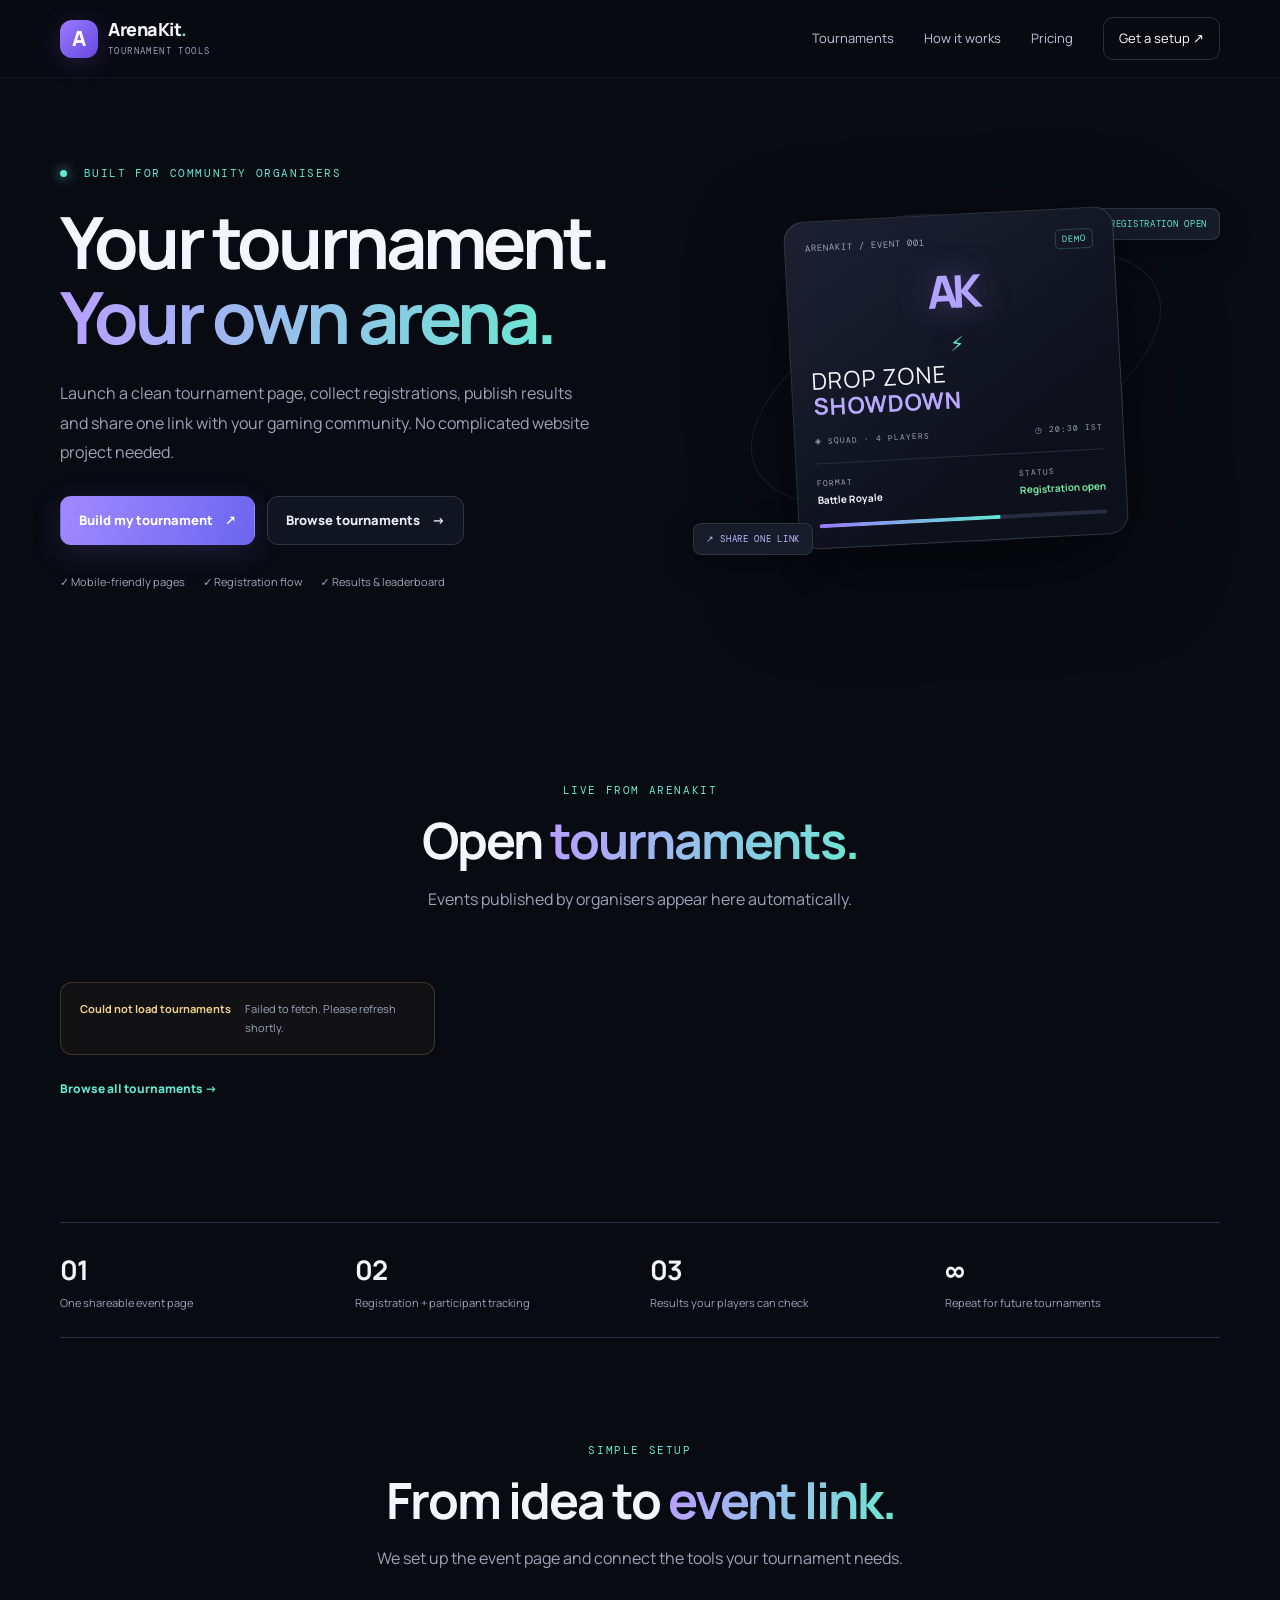
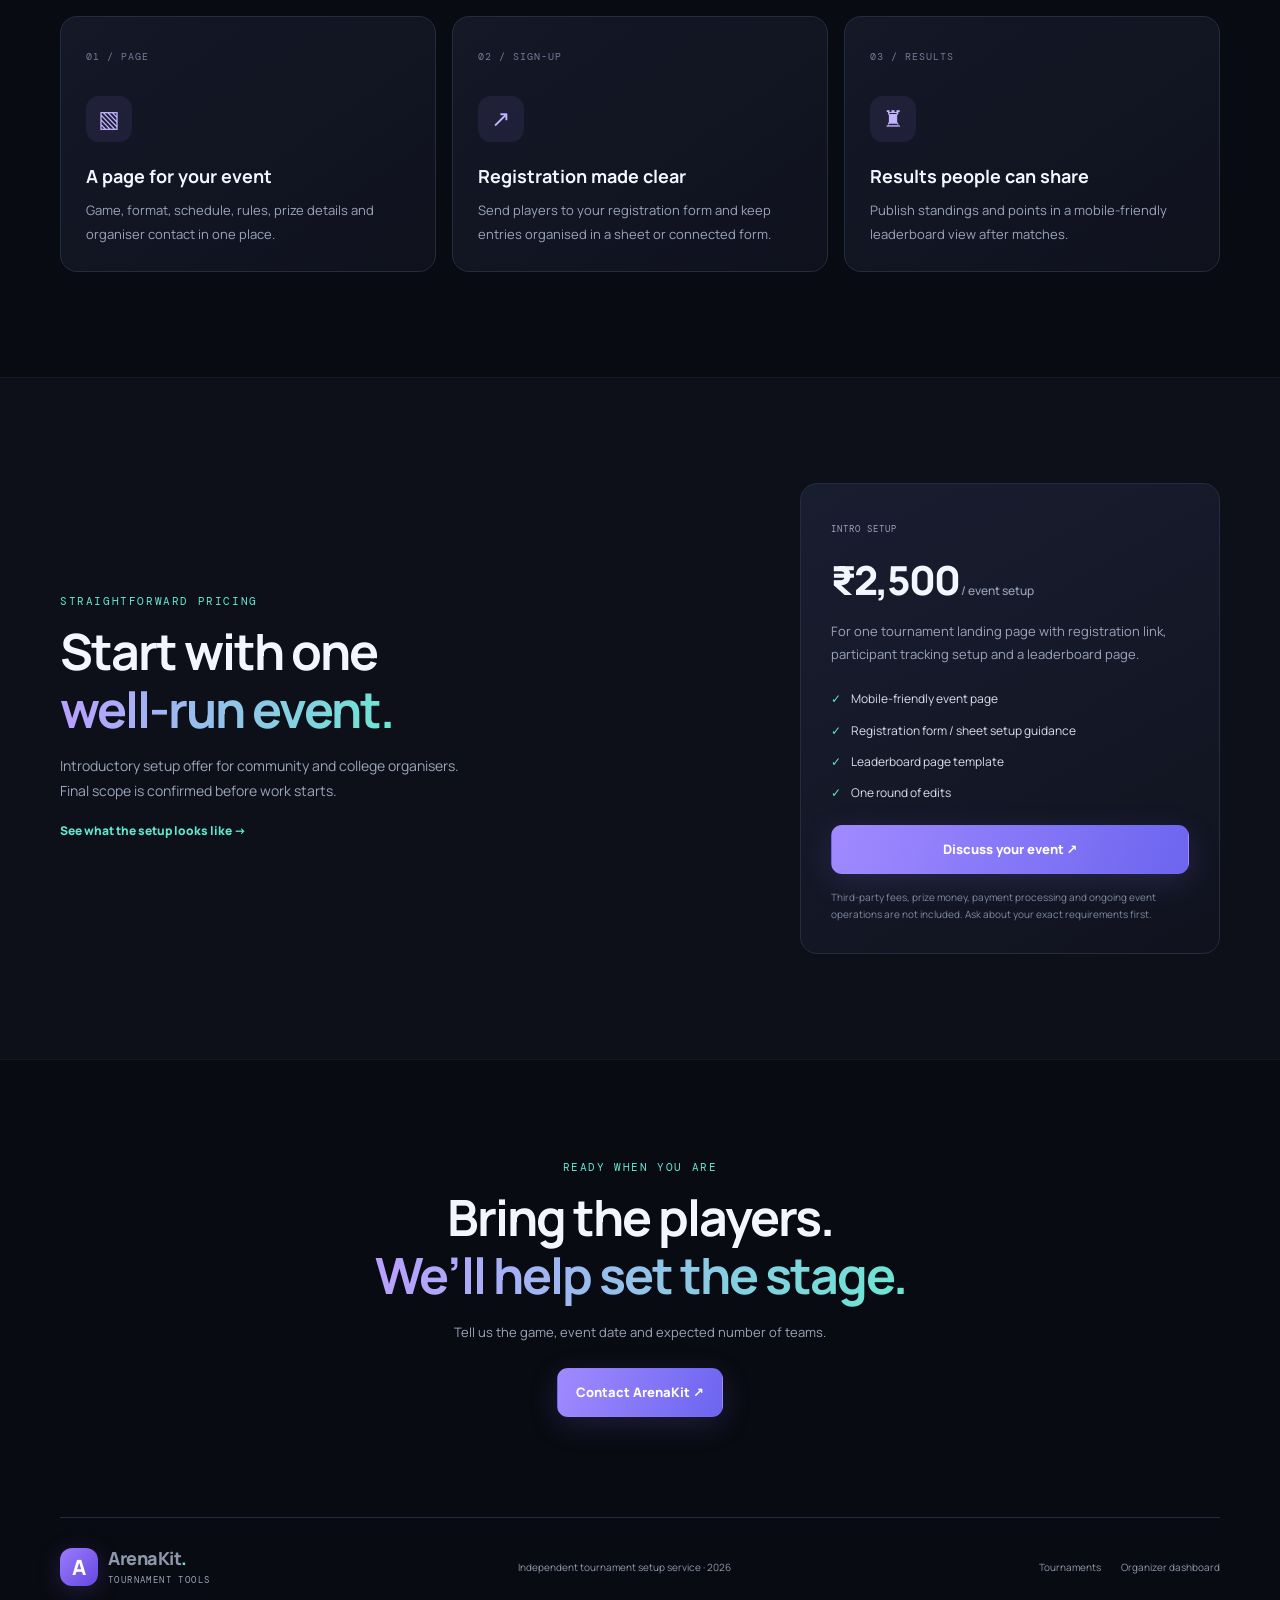
<file: index.html>
<!doctype html>
<html lang="en">
<head>
  <meta charset="utf-8"><meta name="viewport" content="width=device-width,initial-scale=1">
  <meta name="theme-color" content="#090b12">
  <meta name="description" content="Tournament pages, registrations and leaderboards for esports organisers. Launch your next event with ArenaKit.">
  <title>ArenaKit — Esports tournament setup, simplified</title>
  <link rel="stylesheet" href="assets/styles.css">
</head>
<body data-page="home">
<header class="site-header"><a class="brand" href="index.html"><span class="brand-mark">A</span><span>ArenaKit<span class="brand-dot">.</span><small>TOURNAMENT TOOLS</small></span></a><button class="menu-toggle" aria-label="Toggle menu" onclick="document.querySelector('.nav-links').classList.toggle('open')">☰</button><nav class="nav-links"><a href="events.html">Tournaments</a><a href="#how-it-works">How it works</a><a href="#pricing">Pricing</a><a class="nav-cta" href="mailto:hello@arenakit.in?subject=ArenaKit%20setup%20enquiry">Get a setup ↗</a></nav></header>
<main>
<section class="hero wrap"><div class="hero-copy"><div class="eyebrow"><span class="pulse"></span> BUILT FOR COMMUNITY ORGANISERS</div><h1>Your tournament.<br><span class="gradient-text">Your own arena.</span></h1><p class="hero-lead">Launch a clean tournament page, collect registrations, publish results and share one link with your gaming community. No complicated website project needed.</p><div class="hero-actions"><a class="btn btn-primary" href="mailto:hello@arenakit.in?subject=I%20want%20an%20ArenaKit%20setup">Build my tournament <span>↗</span></a><a class="btn btn-ghost" href="events.html">Browse tournaments <span>→</span></a></div><div class="trust-row"><span>✓ Mobile-friendly pages</span><span>✓ Registration flow</span><span>✓ Results & leaderboard</span></div></div><div class="hero-art"><div class="art-orbit orbit-one"></div><div class="art-orbit orbit-two"></div><div class="floating-tag tag-top">● REGISTRATION OPEN</div><div class="game-card"><div class="game-card-top"><span class="mini-label">ARENAKIT / EVENT 001</span><span class="live-pill">DEMO</span></div><div class="game-emblem">AK<span>⚡</span></div><div class="game-title">DROP ZONE<br><b>SHOWDOWN</b></div><div class="game-meta"><span>◈ SQUAD · 4 PLAYERS</span><span>◷ 20:30 IST</span></div><div class="game-card-bottom"><span><small>FORMAT</small><b>Battle Royale</b></span><span><small>STATUS</small><b class="green">Registration open</b></span></div><div class="fake-progress"><i></i></div></div><div class="floating-tag tag-bottom">↗ SHARE ONE LINK</div></div></section>
<section class="section wrap" id="live-tournaments"><div class="section-heading"><div class="eyebrow">LIVE FROM ARENAKIT</div><h2>Open <span class="gradient-text">tournaments.</span></h2><p>Events published by organisers appear here automatically.</p></div><div id="home-event-grid" class="event-grid"><div class="empty-state">Loading tournaments…</div></div><p style="margin-top:20px"><a class="text-link" href="events.html">Browse all tournaments →</a></p></section>
<section class="metrics wrap"><div><strong>01</strong><span>One shareable event page</span></div><div><strong>02</strong><span>Registration + participant tracking</span></div><div><strong>03</strong><span>Results your players can check</span></div><div><strong>∞</strong><span>Repeat for future tournaments</span></div></section>
<section class="section wrap" id="how-it-works"><div class="section-heading"><div class="eyebrow">SIMPLE SETUP</div><h2>From idea to <span class="gradient-text">event link.</span></h2><p>We set up the event page and connect the tools your tournament needs.</p></div><div class="feature-grid"><article class="feature-card"><span class="feature-number">01 / PAGE</span><div class="feature-icon">▧</div><h3>A page for your event</h3><p>Game, format, schedule, rules, prize details and organiser contact in one place.</p></article><article class="feature-card"><span class="feature-number">02 / SIGN-UP</span><div class="feature-icon">↗</div><h3>Registration made clear</h3><p>Send players to your registration form and keep entries organised in a sheet or connected form.</p></article><article class="feature-card"><span class="feature-number">03 / RESULTS</span><div class="feature-icon">♜</div><h3>Results people can share</h3><p>Publish standings and points in a mobile-friendly leaderboard view after matches.</p></article></div></section>
<section class="section section-alt" id="pricing"><div class="wrap pricing-layout"><div><div class="eyebrow">STRAIGHTFORWARD PRICING</div><h2>Start with one<br><span class="gradient-text">well-run event.</span></h2><p class="muted">Introductory setup offer for community and college organisers. Final scope is confirmed before work starts.</p><a class="text-link" href="events.html">See what the setup looks like →</a></div><div class="price-card"><span class="price-label">INTRO SETUP</span><div class="price">₹2,500<span> / event setup</span></div><p>For one tournament landing page with registration link, participant tracking setup and a leaderboard page.</p><ul><li>Mobile-friendly event page</li><li>Registration form / sheet setup guidance</li><li>Leaderboard page template</li><li>One round of edits</li></ul><a class="btn btn-primary btn-full" href="mailto:hello@arenakit.in?subject=ArenaKit%20intro%20setup">Discuss your event ↗</a><small class="fine-print">Third-party fees, prize money, payment processing and ongoing event operations are not included. Ask about your exact requirements first.</small></div></div></section>
<section class="section wrap final-cta"><div class="eyebrow">READY WHEN YOU ARE</div><h2>Bring the players.<br><span class="gradient-text">We’ll help set the stage.</span></h2><p>Tell us the game, event date and expected number of teams.</p><a class="btn btn-primary" href="mailto:hello@arenakit.in?subject=ArenaKit%20tournament%20setup%20enquiry">Contact ArenaKit ↗</a></section>
</main><footer class="site-footer wrap"><a class="brand" href="index.html"><span class="brand-mark">A</span><span>ArenaKit<span class="brand-dot">.</span><small>TOURNAMENT TOOLS</small></span></a><span>Independent tournament setup service · <span id="year"></span></span><div><a href="events.html">Tournaments</a><a href="organizer.html">Organizer dashboard</a></div></footer><script>document.getElementById('year').textContent=new Date().getFullYear()</script>
<script src="assets/config.js"></script><script>
(async function(){
 const root=document.getElementById("home-event-grid"); if(!root)return;
 const api=(window.ARENAKIT_CONFIG||{}).apiBase||"https://arenakit-api.onrender.com";
 const esc=v=>String(v??"").replace(/[&<>"']/g,c=>({"&":"&amp;","<":"&lt;",">":"&gt;",'"':"&quot;","'":"&#39;"}[c]));
 const cover=g=>String(g).toLowerCase().includes("valorant")?"cover-valorant":String(g).toLowerCase().includes("free fire")?"cover-fire":"cover-bgmi";
 try{
  const res=await fetch(api+"/api/tournaments"); if(!res.ok)throw new Error("API returned "+res.status);
  const events=await res.json();
  root.innerHTML=events.length?events.slice(0,3).map(e=>'<article class="event-card"><div class="event-cover '+cover(e.game)+'"><span class="game-chip">'+esc(e.game)+'</span><span class="cover-mark">AK<span>⚡</span></span><span class="cover-status">REGISTRATION OPEN</span></div><div class="event-card-body"><div class="event-meta"><span>◈ '+esc(e.format)+'</span><span>◷ '+esc(e.location)+'</span></div><h2>'+esc(e.name)+'</h2><p>'+esc(e.description||"Tournament hosted on ArenaKit.")+'</p><div class="event-card-footer"><span class="demo-label">'+esc(e.registration_count||0)+' registered · '+esc(e.slots)+' slots</span><a class="text-link" href="tournament.html?id='+e.id+'">View tournament →</a></div></div></article>').join(""):'<div class="empty-state">No tournaments published yet. Organisers can create one from the organizer dashboard.</div>';
 }catch(e){root.innerHTML='<div class="notice notice-warn"><b>Could not load tournaments</b><span>'+esc(e.message)+'. Please refresh shortly.</span></div>';}
})();
</script></body></html>
</file>
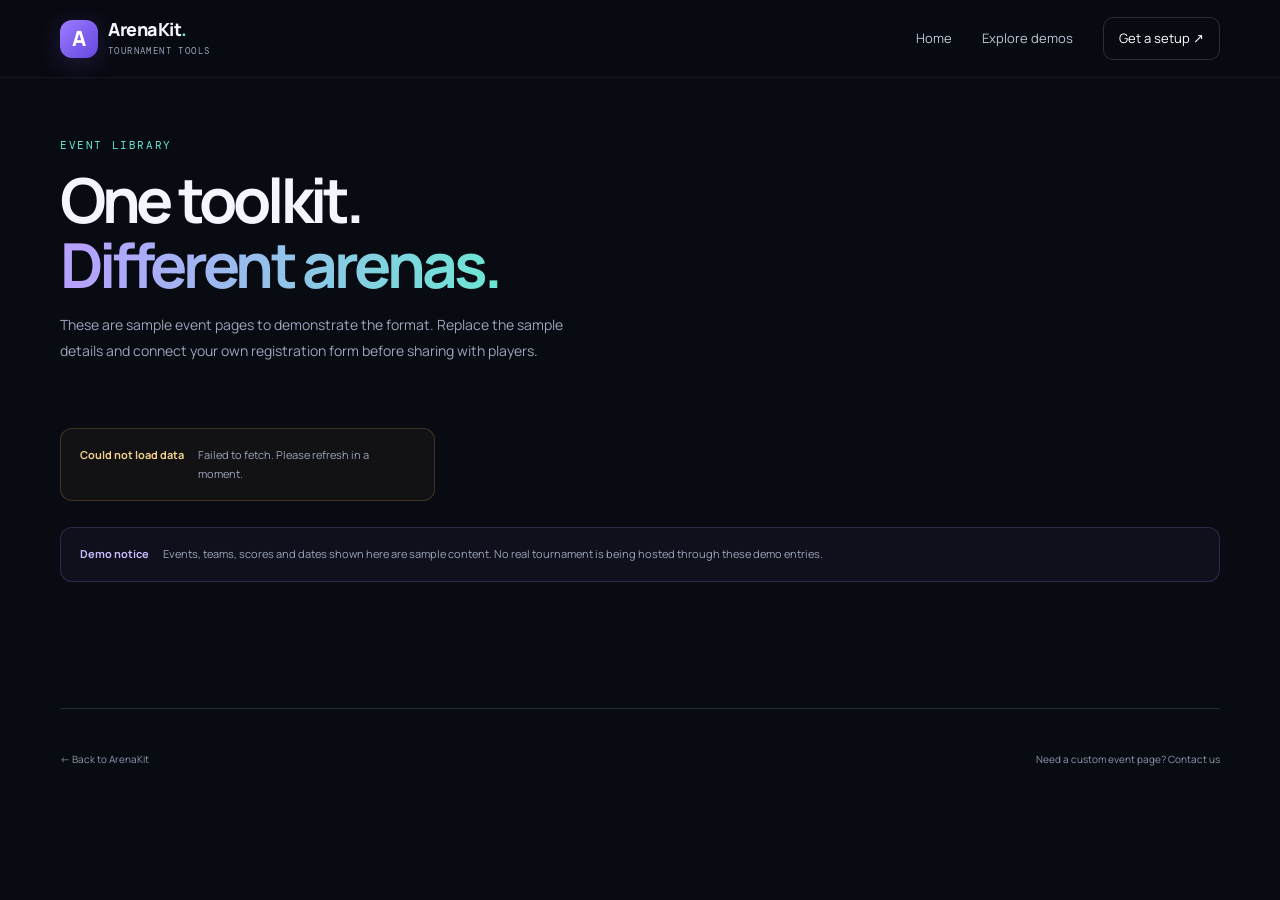
<file: events.html>
<!doctype html>
<html lang="en"><head><meta charset="utf-8"><meta name="viewport" content="width=device-width,initial-scale=1"><meta name="theme-color" content="#090b12"><title>Event demos — ArenaKit</title><link rel="stylesheet" href="assets/styles.css"></head>
<body data-page="events"><header class="site-header"><a class="brand" href="index.html"><span class="brand-mark">A</span><span>ArenaKit<span class="brand-dot">.</span><small>TOURNAMENT TOOLS</small></span></a><button class="menu-toggle" aria-label="Toggle menu" onclick="document.querySelector('.nav-links').classList.toggle('open')">☰</button><nav class="nav-links"><a href="index.html">Home</a><a href="events.html">Explore demos</a><a class="nav-cta" href="mailto:hello@arenakit.in?subject=ArenaKit%20setup%20enquiry">Get a setup ↗</a></nav></header>
<main class="wrap page-main"><div class="page-intro"><div class="eyebrow">EVENT LIBRARY</div><h1>One toolkit.<br><span class="gradient-text">Different arenas.</span></h1><p>These are sample event pages to demonstrate the format. Replace the sample details and connect your own registration form before sharing with players.</p></div><div id="event-grid" class="event-grid"></div><div class="notice"><b>Demo notice</b><span>Events, teams, scores and dates shown here are sample content. No real tournament is being hosted through these demo entries.</span></div></main>
<footer class="site-footer wrap"><a href="index.html">← Back to ArenaKit</a><span>Need a custom event page? <a href="mailto:hello@arenakit.in">Contact us</a></span></footer><script src="assets/config.js"></script><script src="assets/app.js"></script></body></html>
</file>
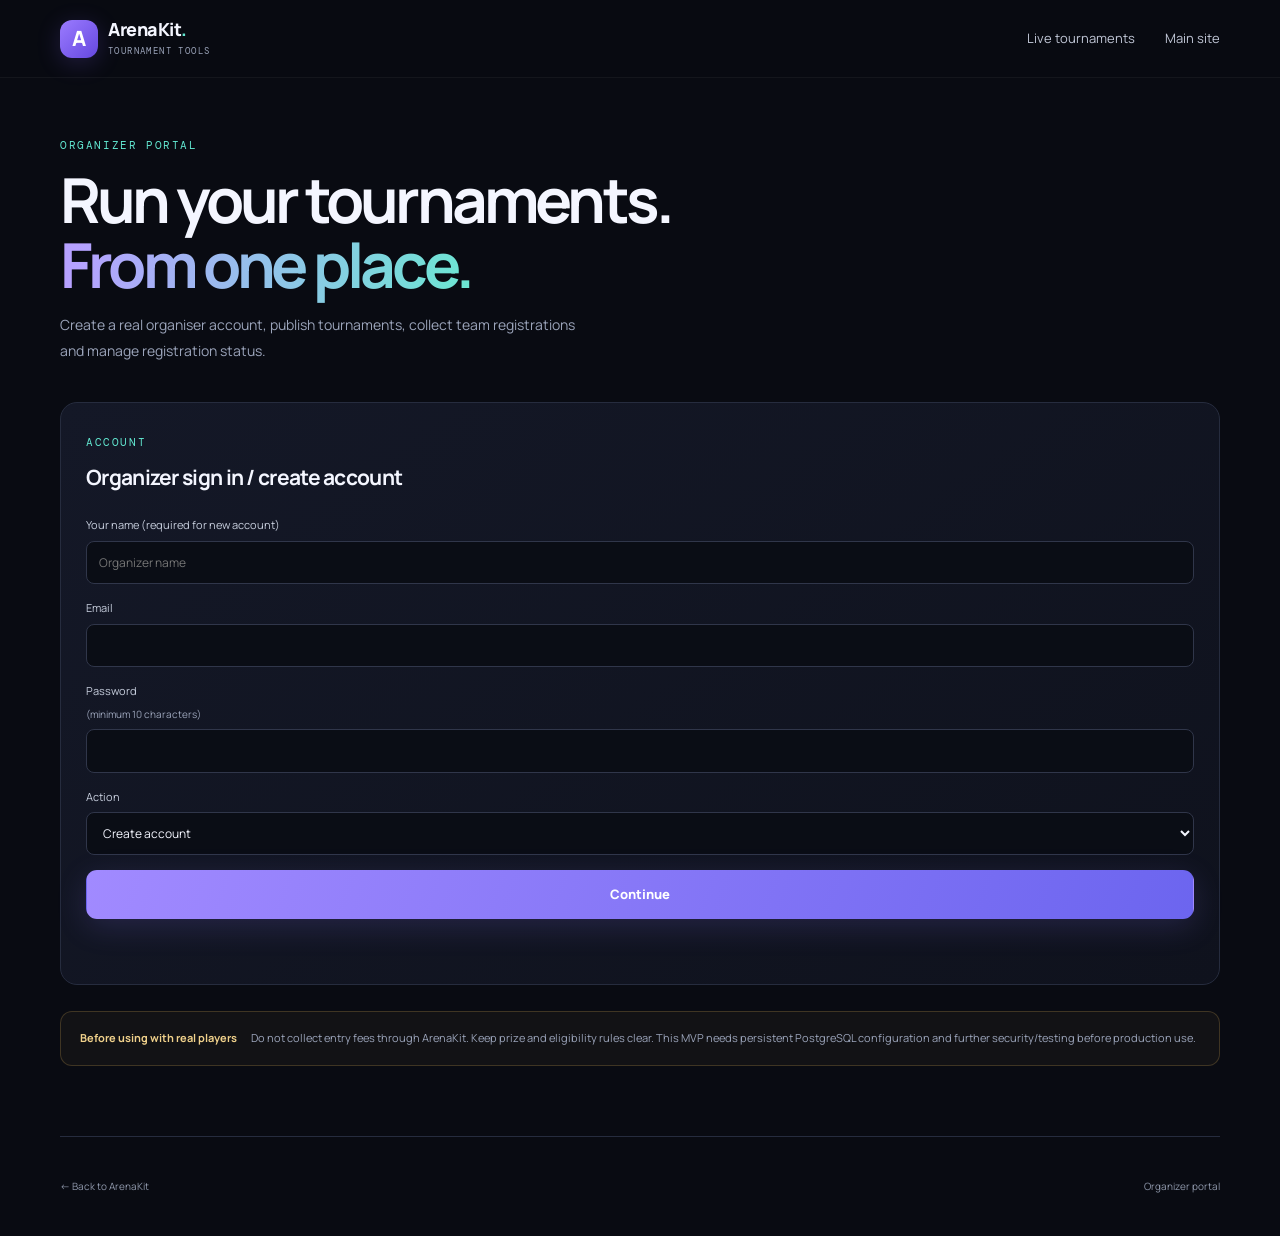
<file: organizer.html>
<!doctype html>
<html lang="en"><head><meta charset="utf-8"><meta name="viewport" content="width=device-width,initial-scale=1"><meta name="theme-color" content="#090b12"><title>Organizer dashboard — ArenaKit</title><link rel="stylesheet" href="assets/styles.css"><style>[hidden]{display:none!important}</style></head>
<body data-page="organizer"><header class="site-header"><a class="brand" href="index.html"><span class="brand-mark">A</span><span>ArenaKit<span class="brand-dot">.</span><small>TOURNAMENT TOOLS</small></span></a><nav class="nav-links"><a href="events.html">Live tournaments</a><a href="index.html">Main site</a></nav></header>
<main class="wrap page-main"><div class="page-intro"><div class="eyebrow">ORGANIZER PORTAL</div><h1>Run your tournaments.<br><span class="gradient-text">From one place.</span></h1><p>Create a real organiser account, publish tournaments, collect team registrations and manage registration status.</p></div>
<section id="auth-panel" class="panel"><div class="panel-heading"><div><span class="eyebrow">ACCOUNT</span><h2>Organizer sign in / create account</h2></div></div><form id="auth-form" class="form-stack"><label>Your name (required for new account)<input name="name" maxlength="100" placeholder="Organizer name"></label><label>Email<input name="email" type="email" required autocomplete="email"></label><label>Password <span class="muted small">(minimum 10 characters)</span><input name="password" type="password" minlength="10" required autocomplete="current-password"></label><label>Action<select name="action"><option value="register">Create account</option><option value="login">Sign in</option></select></label><button class="btn btn-primary" type="submit">Continue</button><p id="auth-message" class="fine-print" role="status"></p></form></section>
<section id="dashboard-panel" hidden><div class="workspace-grid"><section class="panel"><div class="panel-heading"><div><span class="eyebrow">TOURNAMENT SETUP</span><h2>Create a tournament</h2></div></div><form id="event-form" class="form-stack"><label>Event name<input name="name" required maxlength="140" placeholder="e.g. Ajmer Open Cup"></label><div class="form-two"><label>Game<select name="game"><option>BGMI</option><option>Free Fire MAX</option><option>Valorant</option><option>Other</option></select></label><label>Format<select name="format"><option>Squad</option><option>Duo</option><option>Solo</option><option>5v5</option><option>Knockout</option></select></label></div><div class="form-two"><label>Event date<input name="event_date" type="date"></label><label>Team slots<input name="slots" type="number" min="2" max="10000" value="25" required></label></div><label>Location<input name="location" value="Online" maxlength="120"></label><label>Prize details<input name="prize" maxlength="160" value="Not announced"></label><label>Description<textarea name="description" rows="3" maxlength="3000"></textarea></label><label>Rules<textarea name="rules" rows="3" maxlength="6000"></textarea></label><button class="btn btn-primary btn-full" type="submit">Publish tournament</button><p id="create-message" class="fine-print" role="status"></p></form></section><section class="panel"><div class="panel-heading"><div><span class="eyebrow">YOUR TOURNAMENTS</span><h2 id="event-count">0 events</h2></div><button id="logout-button" class="btn btn-small btn-ghost" type="button">Sign out</button></div><div id="managed-events"><div class="empty-state">Loading your tournaments…</div></div></section></div></section>
<div class="notice notice-warn"><b>Before using with real players</b><span>Do not collect entry fees through ArenaKit. Keep prize and eligibility rules clear. This MVP needs persistent PostgreSQL configuration and further security/testing before production use.</span></div></main><footer class="site-footer wrap"><a href="index.html">← Back to ArenaKit</a><span>Organizer portal</span></footer><script src="assets/config.js"></script><script src="assets/app.js"></script></body></html>
</file>
<file: assets/styles.css>
@import url('https://fonts.googleapis.com/css2?family=DM+Mono:wght@400;500&family=Manrope:wght@400;500;600;700;800&display=swap');
:root{--bg:#090b12;--panel:#111522;--panel2:#151a2a;--line:#262c3e;--text:#f4f6ff;--muted:#9ba4ba;--purple:#9b7bff;--cyan:#62e8d1;--green:#78e6a0;--font:'Manrope',system-ui,sans-serif;--mono:'DM Mono',monospace}
*{box-sizing:border-box}html{scroll-behavior:smooth}body{margin:0;background:var(--bg);color:var(--text);font-family:var(--font);line-height:1.6}a{color:inherit;text-decoration:none}button,input,select,textarea{font:inherit}button,a{ -webkit-tap-highlight-color:transparent}.wrap{width:min(1160px,calc(100% - 40px));margin-inline:auto}.site-header{height:78px;padding:0 max(20px,calc((100% - 1160px)/2));display:flex;align-items:center;justify-content:space-between;border-bottom:1px solid #ffffff0c;background:#090b12eF;position:sticky;top:0;z-index:20;backdrop-filter:blur(18px)}.brand{display:flex;align-items:center;gap:10px;font-weight:800;font-size:18px;letter-spacing:-.5px;line-height:1.1}.brand-mark{display:grid;place-items:center;width:38px;height:38px;background:linear-gradient(135deg,var(--purple),#6548df);border-radius:12px;color:#fff;font-size:21px;box-shadow:0 5px 24px #8764ff33}.brand-dot{color:var(--cyan)}.brand small{display:block;margin-top:5px;font:9px var(--mono);letter-spacing:1.4px;color:var(--muted)}.nav-links{display:flex;align-items:center;gap:30px;font-size:13px;color:#c0c6d6}.nav-links>a:not(.nav-cta):hover,.site-footer a:hover{color:var(--cyan)}.nav-cta{border:1px solid #ffffff25;border-radius:10px;padding:10px 15px;color:white!important}.nav-cta:hover{background:#ffffff0b}.menu-toggle{display:none;background:none;color:white;border:0;font-size:24px}.hero{min-height:600px;display:grid;grid-template-columns:1.05fr .95fr;align-items:center;gap:50px;padding-top:64px;padding-bottom:64px}.eyebrow{font:11px var(--mono);letter-spacing:1.6px;color:var(--cyan)}.pulse{display:inline-block;width:7px;height:7px;border-radius:50%;background:var(--cyan);margin-right:8px;box-shadow:0 0 12px var(--cyan)}h1,h2,h3,p{margin-top:0}.hero h1,.page-intro h1{font-size:clamp(42px,6vw,72px);letter-spacing:-3.8px;line-height:1.05;margin:24px 0}.gradient-text{background:linear-gradient(100deg,#b6a1ff 5%,#6be7d2 100%);color:transparent;background-clip:text;-webkit-background-clip:text}.hero-lead,.page-intro>p,.section-heading>p{font-size:16px;color:var(--muted);max-width:540px;line-height:1.85}.hero-actions{display:flex;gap:12px;flex-wrap:wrap;margin-top:28px}.btn{display:inline-flex;align-items:center;justify-content:center;gap:12px;padding:13px 18px;border:1px solid transparent;border-radius:11px;font-weight:800;font-size:13px;cursor:pointer;transition:transform .2s,background .2s}.btn:hover{transform:translateY(-2px)}.btn-primary{background:linear-gradient(110deg,#a18aff,#6c65ef);color:white;box-shadow:0 8px 30px #8874ff2b}.btn-ghost{border-color:#30364a;background:#111522;color:#e9ecf8}.btn-small{padding:8px 11px;font-size:11px}.btn-full{width:100%}.trust-row{display:flex;flex-wrap:wrap;gap:18px;margin-top:28px;color:#9da8bb;font-size:11px}.hero-art{position:relative;min-height:430px;display:grid;place-items:center;isolation:isolate}.hero-art:before{content:"";position:absolute;width:340px;height:340px;background:radial-gradient(circle,#775be52c,transparent 70%);z-index:-2}.art-orbit{position:absolute;border:1px solid #a18aff25;border-radius:50%;transform:rotate(-24deg)}.orbit-one{width:440px;height:200px}.orbit-two{width:360px;height:300px;transform:rotate(42deg)}.game-card{width:min(330px,90%);position:relative;padding:20px;border:1px solid #ffffff20;border-radius:20px;background:linear-gradient(145deg,#1c2032,#0e111c 70%);box-shadow:0 30px 90px #0008;transform:rotate(-3deg)}.game-card-top,.game-meta,.game-card-bottom{display:flex;justify-content:space-between;gap:12px}.mini-label,.live-pill,.game-meta,.game-card-bottom small,.price-label{font:9px var(--mono);letter-spacing:1px;color:var(--muted)}.live-pill{color:var(--cyan);border:1px solid #62e8d13a;border-radius:5px;padding:3px 6px}.game-emblem{height:105px;display:grid;place-items:center;font-size:45px;font-weight:800;letter-spacing:-6px;color:#b4a2ff;text-shadow:0 0 35px #a18aff66}.game-emblem span,.cover-mark span{color:var(--cyan);font-size:20px}.game-title{font-size:23px;line-height:1.15;letter-spacing:1px}.game-title b{color:#b9a8ff}.game-meta{margin-top:16px;font-size:8px}.game-card-bottom{border-top:1px solid var(--line);margin-top:17px;padding-top:14px}.game-card-bottom span{display:grid;gap:4px}.game-card-bottom small{font-size:8px}.game-card-bottom b{font-size:10px}.green{color:var(--green)}.fake-progress{height:4px;background:#282e42;border-radius:9px;margin-top:16px;overflow:hidden}.fake-progress i{display:block;width:63%;height:100%;background:linear-gradient(90deg,var(--purple),var(--cyan))}.floating-tag{position:absolute;background:#171c2b;border:1px solid #ffffff1a;border-radius:8px;padding:9px 12px;font:9px var(--mono);letter-spacing:.7px;box-shadow:0 10px 30px #0004}.tag-top{top:45px;right:0;color:var(--cyan)}.tag-bottom{bottom:38px;left:0;color:#c3b6ff}.metrics{display:grid;grid-template-columns:repeat(4,1fr);border-block:1px solid var(--line);padding:25px 0;gap:20px}.metrics div{display:grid;gap:3px}.metrics strong{font-size:27px;letter-spacing:-1px}.metrics span{font-size:11px;color:var(--muted)}.section{padding-top:105px;padding-bottom:105px}.section-heading{text-align:center;margin:0 auto 42px;max-width:650px}.section-heading h2,.pricing-layout h2,.final-cta h2{font-size:clamp(34px,4vw,50px);letter-spacing:-2px;line-height:1.15;margin:15px 0}.section-heading>p{margin-inline:auto}.feature-grid{display:grid;grid-template-columns:repeat(3,1fr);gap:16px}.feature-card,.panel,.price-card{border:1px solid var(--line);background:linear-gradient(145deg,#141827,#0f121d);border-radius:17px;padding:25px}.feature-number{font:10px var(--mono);letter-spacing:1px;color:#737d96}.feature-icon{width:46px;height:46px;display:grid;place-items:center;border-radius:13px;background:#a18aff17;color:#c2b4ff;font-size:23px;margin:28px 0 20px}.feature-card h3{font-size:18px;margin-bottom:9px}.feature-card p,.price-card>p{font-size:13px;color:var(--muted);line-height:1.8;margin-bottom:0}.section-alt{background:#0d1019;border-block:1px solid #ffffff08}.pricing-layout{display:grid;grid-template-columns:1fr 420px;gap:80px;align-items:center}.muted{color:var(--muted)}.pricing-layout>div:first-child>p{max-width:410px;line-height:1.8;font-size:14px}.text-link{font-size:12px;font-weight:800;color:var(--cyan)}.price-card{padding:30px;background:linear-gradient(150deg,#191d30,#10131e)}.price{font-size:40px;font-weight:800;letter-spacing:-2px;margin:8px 0}.price>span{font-size:12px;letter-spacing:0;color:var(--muted);font-weight:500}.price-card ul{list-style:none;padding:0;margin:23px 0;display:grid;gap:12px;font-size:12px;color:#d9deeb}.price-card li:before{content:"✓";color:var(--cyan);margin-right:10px}.fine-print{display:block;font-size:10px;line-height:1.7;color:#7f899e;margin-top:15px}.final-cta{text-align:center;padding-top:100px;padding-bottom:100px}.final-cta p{color:var(--muted);font-size:13px;margin:18px 0 25px}.site-footer{min-height:100px;border-top:1px solid var(--line);display:flex;align-items:center;justify-content:space-between;gap:20px;color:#8f98ab;font-size:10px}.site-footer>div{display:flex;gap:20px}.page-main{min-height:70vh;padding-top:60px;padding-bottom:70px}.page-intro{max-width:720px;margin-bottom:38px}.page-intro h1{font-size:clamp(40px,5vw,62px);margin:15px 0}.page-intro>p{font-size:14px}.event-grid{display:grid;grid-template-columns:repeat(3,1fr);gap:18px}.event-card{border:1px solid var(--line);background:#111522;border-radius:16px;overflow:hidden;min-width:0}.event-cover{height:180px;position:relative;display:flex;align-items:center;justify-content:center;overflow:hidden;background:radial-gradient(circle at 50% 55%,#6551a9 0,transparent 48%),linear-gradient(135deg,#20233a,#10131f)}.event-cover:after,.tournament-banner:after{content:"";position:absolute;inset:0;background:linear-gradient(125deg,transparent 35%,#ffffff0a 35.2%,transparent 36%),linear-gradient(45deg,transparent 65%,#ffffff0a 65.2%,transparent 66%)}.cover-valorant{background:radial-gradient(circle at 50% 50%,#b8435b 0,transparent 50%),linear-gradient(135deg,#351d31,#10131f)}.cover-fire{background:radial-gradient(circle at 50% 50%,#c56a36 0,transparent 50%),linear-gradient(135deg,#42261f,#10131f)}.game-chip,.cover-status,.demo-ribbon{position:absolute;z-index:2;top:14px;font:9px var(--mono);letter-spacing:.8px;padding:6px 8px;border-radius:5px;background:#090b12b8;border:1px solid #ffffff1c}.game-chip{left:14px}.cover-status{right:14px;color:var(--cyan)}.cover-mark{font-size:54px;font-weight:800;letter-spacing:-7px;color:#c3b6ff;text-shadow:0 0 35px #a18aff88;z-index:1}.event-card-body{padding:19px}.event-meta{display:flex;flex-wrap:wrap;gap:12px;color:#8d97ac;font:9px var(--mono)}.event-card h2{font-size:20px;margin:13px 0 7px;letter-spacing:-.5px}.event-card p{font-size:11px;color:var(--muted);line-height:1.8;min-height:58px}.event-card-footer{display:flex;justify-content:space-between;align-items:center;gap:10px;border-top:1px solid var(--line);padding-top:14px}.demo-label{font:9px var(--mono);letter-spacing:.8px;color:#a79aff}.notice{display:flex;gap:14px;padding:17px 19px;border:1px solid #a18aff33;background:#a18aff0b;border-radius:12px;margin-top:26px;font-size:11px;color:var(--muted);line-height:1.7}.notice b{color:#c7bbff;white-space:nowrap}.notice-warn{border-color:#e9bd5c35;background:#e9bd5c0b}.notice-warn b{color:#f0d18b}.back-link{display:inline-block;color:var(--muted);font-size:12px;margin-bottom:25px}.tournament-hero{display:grid;grid-template-columns:.9fr 1.1fr;gap:38px;align-items:center}.tournament-banner{height:320px;border:1px solid #ffffff1c;border-radius:20px;position:relative;display:grid;place-items:center;overflow:hidden;background:radial-gradient(circle at 50% 50%,#6551a9 0,transparent 50%),linear-gradient(135deg,#20233a,#10131f)}.cover-mark-large{font-size:88px}.demo-ribbon{top:auto;bottom:15px;right:15px;color:var(--cyan)}.tournament-heading h1{font-size:clamp(36px,5vw,58px);line-height:1.1;letter-spacing:-2px;margin:14px 0}.tournament-heading>p{font-size:13px;line-height:1.9;color:var(--muted)}.tournament-heading .hero-actions{margin-top:22px}.detail-grid{display:grid;grid-template-columns:1fr 1fr;gap:18px;margin-top:35px}.panel h2{font-size:21px;letter-spacing:-.7px;margin:8px 0 20px}.detail-list{display:grid}.detail-list>div{display:flex;justify-content:space-between;gap:15px;padding:13px 0;border-bottom:1px solid var(--line);font-size:12px}.detail-list>div:last-child{border:0}.detail-list span{color:var(--muted)}.detail-list b{text-align:right}.rules-list{padding-left:20px;color:#c2c9d8;font-size:12px;line-height:1.9}.rules-list li{padding:6px 0 6px 4px}.leaderboard-panel{padding:0;overflow:hidden}.leaderboard-top{padding:24px 25px;display:flex;align-items:center;justify-content:space-between;gap:15px}.leaderboard-top h2{margin-bottom:0}.table-scroll{overflow-x:auto}.leaderboard-table{width:100%;border-collapse:collapse;white-space:nowrap}.leaderboard-table th,.leaderboard-table td{text-align:left;padding:15px 18px;border-top:1px solid var(--line);font-size:11px}.leaderboard-table th{font:9px var(--mono);letter-spacing:.8px;color:#8791a7;background:#ffffff04}.leaderboard-table td{color:#c4ccdc}.leaderboard-table td b{color:#f1f3fb}.rank{font:12px var(--mono);color:#8f99ae}.rank-1{color:#f1d17e}.rank-2{color:#c7d3e6}.rank-3{color:#d89c78}.leaderboard-panel>.fine-print{padding:0 25px 20px}.event-switcher{display:flex;flex-wrap:wrap;gap:10px;align-items:center;margin-top:20px;font-size:11px}.chip-link{padding:7px 10px;border:1px solid var(--line);border-radius:7px;color:#d2d8e8}.workspace-grid{display:grid;grid-template-columns:1fr 1fr;gap:18px}.panel-heading{display:flex;align-items:center;justify-content:space-between;gap:15px;margin-bottom:22px}.panel-heading h2{margin:7px 0 0}.form-stack{display:grid;gap:15px}.form-stack label{display:grid;gap:7px;font-size:11px;color:#c7cedd}.form-stack input,.form-stack select,.form-stack textarea{width:100%;min-width:0;border:1px solid #30364a;background:#0a0d15;color:var(--text);border-radius:8px;padding:11px 12px;outline:none;font-size:12px}.form-stack input:focus,.form-stack select:focus,.form-stack textarea:focus{border-color:var(--purple)}.form-stack textarea{resize:vertical}.form-two{display:grid;grid-template-columns:1fr 1fr;gap:12px}.managed-events{display:grid;gap:12px}.managed-event{display:flex;align-items:flex-start;justify-content:space-between;gap:12px;padding:15px;border:1px solid var(--line);border-radius:10px;background:#0c0f18}.managed-event h3{font-size:14px;margin:7px 0 3px}.managed-event p{font-size:10px;color:var(--muted);margin:0 0 8px}.empty-state{padding:30px 12px;text-align:center;color:var(--muted);font-size:12px;border:1px dashed #343b50;border-radius:10px}.small{font-size:10px}.workspace-grid+.notice{margin-bottom:30px}
@media(max-width:850px){.hero{grid-template-columns:1fr;gap:15px;padding-top:55px}.hero-copy{max-width:650px}.hero-art{min-height:380px}.metrics{grid-template-columns:repeat(2,1fr)}.pricing-layout{grid-template-columns:1fr 1fr;gap:30px}.event-grid{grid-template-columns:repeat(2,1fr)}.tournament-hero{grid-template-columns:1fr 1fr;gap:20px}.tournament-banner{height:270px}.feature-grid{gap:10px}.feature-card{padding:19px}.workspace-grid{grid-template-columns:1fr}}
@media(max-width:600px){.wrap{width:calc(100% - 30px)}.site-header{height:68px;padding-inline:15px}.menu-toggle{display:block}.nav-links{display:none;position:absolute;top:67px;left:0;right:0;padding:18px 20px;background:#0c0f18;border-bottom:1px solid var(--line);flex-direction:column;align-items:stretch;gap:18px}.nav-links.open{display:flex}.nav-links a{padding:6px}.hero{padding-top:44px;padding-bottom:35px}.hero h1{font-size:48px;letter-spacing:-2.7px}.hero-lead{font-size:14px}.hero-art{min-height:350px}.orbit-one{width:330px}.orbit-two{width:300px}.tag-top{right:0;top:20px}.tag-bottom{left:0;bottom:15px}.trust-row{gap:10px 15px}.metrics{gap:22px 12px}.metrics strong{font-size:23px}.metrics span{font-size:10px}.section{padding-top:70px;padding-bottom:70px}.feature-grid{grid-template-columns:1fr}.feature-icon{margin:18px 0 12px}.pricing-layout{grid-template-columns:1fr;gap:30px}.price-card{padding:23px}.final-cta{padding-block:70px}.site-footer{padding-block:22px;align-items:flex-start;flex-direction:column;justify-content:center}.site-footer>div{flex-wrap:wrap}.page-main{padding-top:40px}.page-intro h1{letter-spacing:-2.5px}.event-grid{grid-template-columns:1fr}.event-cover{height:190px}.event-card p{min-height:0}.tournament-hero{grid-template-columns:1fr}.tournament-banner{height:230px;order:0}.tournament-heading{order:1}.detail-grid{grid-template-columns:1fr}.notice{flex-direction:column;gap:5px}.leaderboard-top{padding:19px}.leaderboard-table th,.leaderboard-table td{padding:13px 12px}.form-two{grid-template-columns:1fr}.panel{padding:18px}.panel-heading{align-items:flex-start}.managed-event{padding:12px}.price{font-size:35px}}
</file>
